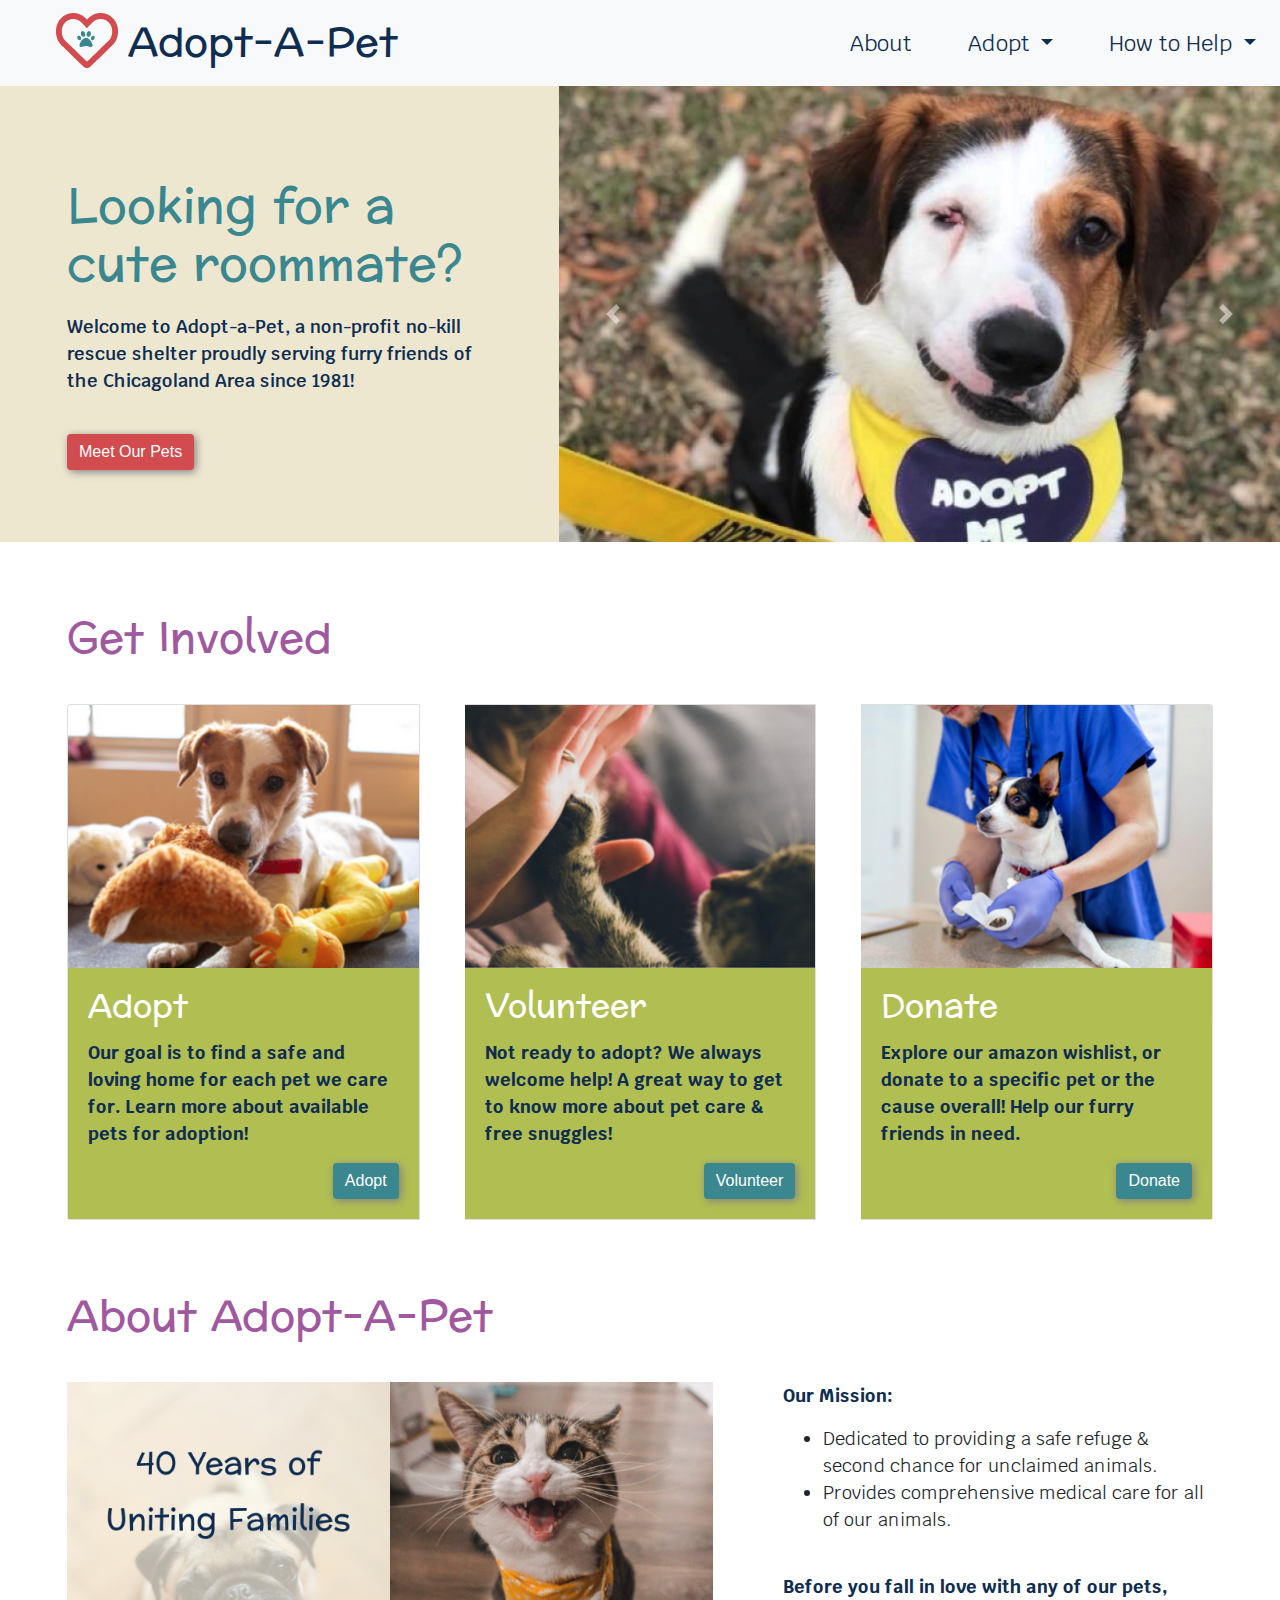
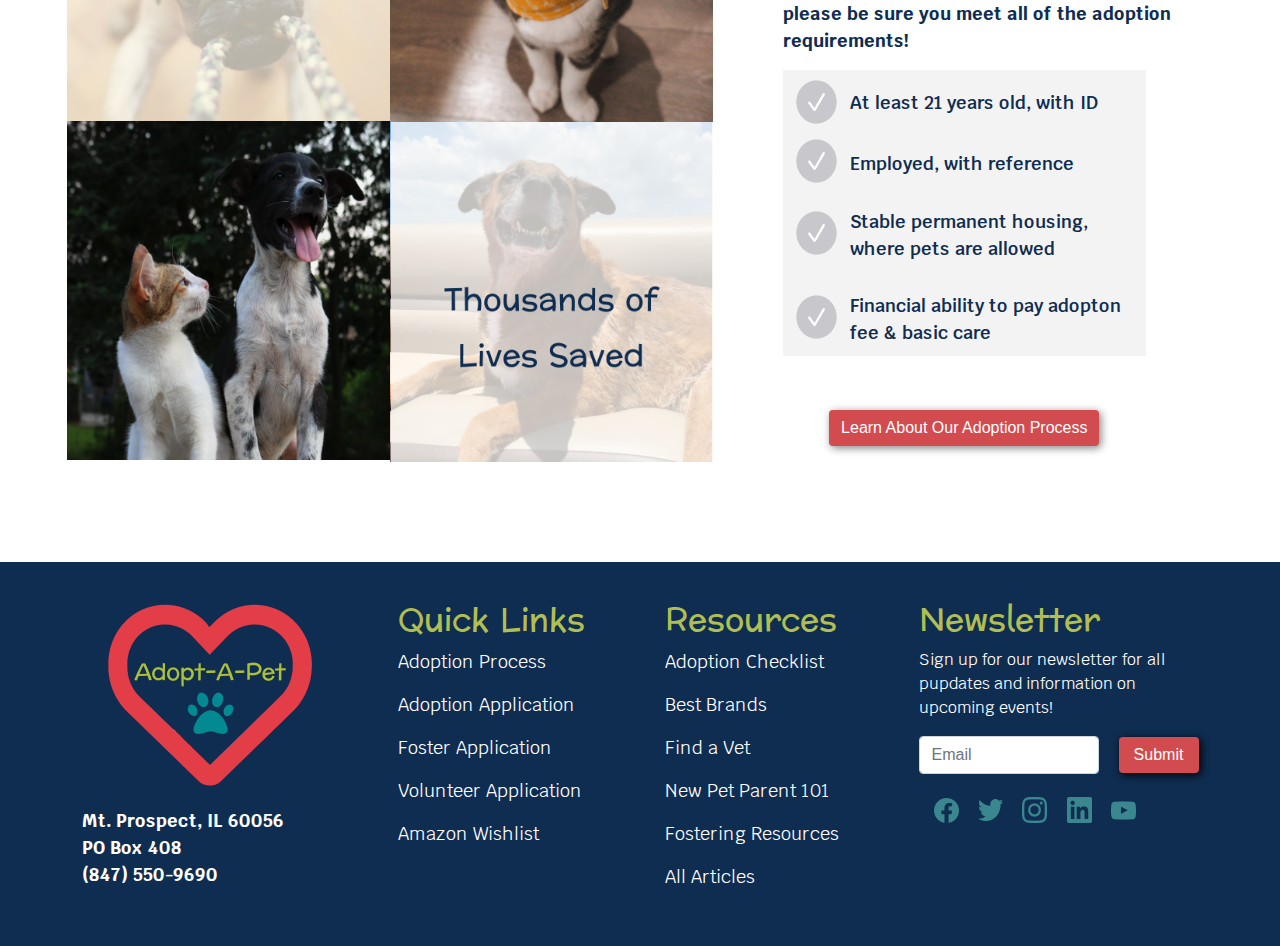
<file: index.html>
<!DOCTYPE html>
<html>

<head>
  <meta name="viewport" content="width=device-width, initial-scale=1, minimum-scale=1" />
  <title>Adopt-A-Pet</title>
  <link rel="stylesheet" href="https://cdn.jsdelivr.net/npm/bootstrap@4.3.1/dist/css/bootstrap.min.css"
    integrity="sha384-ggOyR0iXCbMQv3Xipma34MD+dH/1fQ784/j6cY/iJTQUOhcWr7x9JvoRxT2MZw1T" crossorigin="anonymous">
  <link rel="stylesheet" href="css/style.css">
  <link rel="preconnect" href="https://fonts.googleapis.com">
  <link rel="preconnect" href="https://fonts.gstatic.com" crossorigin>
  <link href="https://fonts.googleapis.com/css2?family=Krub&display=swap" rel="stylesheet">
  <link href="https://fonts.googleapis.com/css2?family=Preahvihear&display=swap" rel="stylesheet">
</head>

<body>
  <!--nav bar-->
  <nav class="navbar navbar-expand-lg navbar-light bg-light">
    <a class="navbar-brand" href="conclusion.html">
      <img src="images/adopt-a-pet-logo.png" class="d-inline-block align-top"
        alt="">Adopt-A-Pet
    </a>
    <button class="navbar-toggler" type="button" data-toggle="collapse" data-target="#navbarNavDropdown"
      aria-controls="navbarNavDropdown" aria-expanded="false" aria-label="Toggle navigation">
      <span class="navbar-toggler-icon"></span>
    </button>
    <div class="collapse navbar-collapse" id="navbarNavDropdown">
      <ul class="navbar-nav ml-auto">
        <li class="nav-item">
          <a class="nav-link" href="#">About</a>
        </li>
        <li class="nav-item dropdown">
          <a class="nav-link dropdown-toggle" href="#" id="navbarDropdownMenuLink" data-toggle="dropdown"
            aria-haspopup="true" aria-expanded="false">
            Adopt
          </a>
          <div class="dropdown-menu" aria-labelledby="navbarDropdownMenuLink">
            <a class="dropdown-item" href="#">Meet Our Pets</a>
            <a class="dropdown-item" href="#">Adoption Process</a>
          </div>
        </li>
        <li class="nav-item dropdown">
          <a class="nav-link dropdown-toggle" href="#" id="navbarDropdownMenuLink" data-toggle="dropdown"
            aria-haspopup="true" aria-expanded="false">
            How to Help
          </a>
          <div class="dropdown-menu" aria-labelledby="navbarDropdownMenuLink">
            <a class="dropdown-item" href="#">Donate</a>
            <a class="dropdown-item" href="#">Volunteer</a>
            <a class="dropdown-item" href="#">Foster</a>
            <a class="dropdown-item" href="#">Adopt</a>
          </div>
        </li>
      </ul>
    </div>
  </nav>
  <!--end nav bar-->
  <!--hero section-->
  <div class="heroBackground">
    <div class="heroLeft">
      <h1 class="newRoommate">Looking for a cute roommate?</h1>
      <p class="herocopy">Welcome to Adopt-a-Pet, a non-profit no-kill rescue shelter proudly serving furry friends of the Chicagoland Area since 1981!</p><br>
      <button type="button" class="btn btn-primary herobutton">Meet Our Pets</button>
    </div>
    <div>
      <!--hero carousel-->
      <div id="carouselExampleControls" class="carousel slide" data-ride="carousel">
        <div class="carousel-inner">
          <div class="carousel-item active">
            <img class="d-block" src="images/hero-images-new/carousel-8.png" alt="dog missing an eye with an adopt me necktie">
          </div>
          <div class="carousel-item">
            <img class="d-block" src="images/hero-images-new/carousel-4.png" alt="Third slide">
          </div>
          <div class="carousel-item">
            <img class="d-block" src="images/hero-images-new/carousel-6.png" alt="Third slide">
          </div>
          <div class="carousel-item">
            <img class="d-block" src="images/hero-images-new/carousel-2.png" alt="Third slide">
          </div>
        </div>
        <a class="carousel-control-prev" href="#carouselExampleControls" role="button" data-slide="prev">
          <span class="carousel-control-prev-icon" aria-hidden="true"></span>
          <span class="sr-only">Previous</span>
        </a>
        <a class="carousel-control-next" href="#carouselExampleControls" role="button" data-slide="next">
          <span class="carousel-control-next-icon" aria-hidden="true"></span>
          <span class="sr-only">Next</span>
        </a>
      </div>
      <!--end hero carousel-->
    </div>
  </div>
  <!--end hero section-->
  <!--homepage cards-->
  <h2>Get Involved</h2>
  <div class="card-group">
    <div class="card card1 col-sm-12 col-md-6 col-lg-4">
      <img class="card-img-top" src="images/adopt-4.png" alt="Card image cap">
      <div class="card-body">
        <h3 class="card-title">Adopt</h3>
        <p class="card-text">Our goal is to find a safe and loving home for each pet we care for. Learn more about available pets for adoption!</p>
          <div class="text-right">
            <button type="button" class="btn btn-secondary">Adopt</button>
          </div>
      </div>
    </div>
    <div class="card card2 col-sm-12 col-md-6 col-lg-4">
      <img class="card-img-top" src="images/volunteer-4.png" alt="Card image cap">
      <div class="card-body">
        <h3 class="card-title">Volunteer</h3>
        <p class="card-text">Not ready to adopt? We always welcome help! A great way to get to know more about pet care & free snuggles!</p>
        <div class="text-right">
          <button type="button" class="btn btn-secondary">Volunteer</button>
        </div>
      </div>
    </div>
    <div class="card card3 col-sm-12 col-md-6 col-lg-4">
      <img class="card-img-top" src="images/donate-4.png" alt="Card image cap">
      <div class="card-body">
        <h3 class="card-title">Donate</h3>
        <p class="card-text">Explore our amazon wishlist, or donate to a specific pet or the cause overall! Help our furry friends in need.</p>
          <div class="text-right">
            <button type="button" class="btn btn-secondary">Donate</button>
          </div>
      </div>
    </div>
  </div>
  <!--end homepage cards-->
  <!--third homepage section-->
  <h2>About Adopt-A-Pet</h2>
  <div class="thirdSection">
      <div class="row">
        <div class="column">
          <img src="images/40-years.png" style="width:100%">
          <img src="images/cat-dog.png" style="width:100%">
        </div>
        <div class="column">
          <img src="images/smiling-cat.png" style="width:100%">
          <img src="images/lives-saved.png" style="width:100%">
        </div>
    </div>
    <div class="thirdCopy">
      <p><strong>Our Mission:</strong></p>
      <ul>
        <li>Dedicated to providing a safe refuge & second chance for unclaimed animals. </li>
        <li>Provides comprehensive medical care for all of our animals. </li>
      </ul>
      <br>
      <p><strong>Before you fall in love with any of our pets, please be sure you meet all of the adoption requirements!</strong></p>
      <div class="requirements">
        <div class="reqitem">
          <img src="images/checkmark.png" class="firstcheck">
          <p class="reqcopy">At least 21 years old, with ID</p>
        </div>
        <div class="reqitem">
          <img src="images/checkmark.png">
          <p class="reqcopy">Employed, with reference</p>
        </div>
        <div class="reqitem">
          <img src="images/checkmark.png">
          <p class="reqcopy">Stable permanent housing, where pets are allowed</p>
        </div>
        <div class="reqitem">
          <img src="images/checkmark.png">
          <p class="reqcopy">Financial ability to pay adopton fee & basic care</p>
        </div>
      </div>
      <br>
      <div class="tsbuttond">
        <button class="btn btn-primary tsbutton">Learn About Our Adoption Process</button>
      </div>
    </div>
  </div>
  </div>
  <!--end third homepage section-->
  <!--footer-->
  <div class="footer">
    <div class="footerC1">
      <a href="/conclusion.html"><img src="images/footer-logo-updated.png" class="footerLogo"></a>
      <p><strong>Mt. Prospect, IL 60056<br />
        PO Box 408<br />
        (847) 550-9690</strong></p>
    </div>
    <div class="footerC2">
      <h3 class="footerh3">Quick Links</h3>
      <p><a href="/conclusion.html">Adoption Process</a></p>
      <p><a href="/conclusion.html">Adoption Application</a></p>
      <p><a href="/conclusion.html">Foster Application</a></p>
      <p><a href="/conclusion.html">Volunteer Application</a></p>
      <p><a href="/conclusion.html">Amazon Wishlist</a></p>
    </div>
    <div class="footerC3">
      <h3 class="footerh3">Resources</h3>
      <p><a href="#">Adoption Checklist</a></p>
      <p><a href="#">Best Brands</a></p>
      <p><a href="#">Find a Vet</a></p>
      <p><a href="#">New Pet Parent 101</a></p>
      <p><a href="#">Fostering Resources</a></p>
      <p><a href="#">All Articles</a></p>
    </div>
    <div class="footerC4">
      <h3 class="footerh3">Newsletter</h3>
      <p class="bodySmall">Sign up for our newsletter for all pupdates and information on upcoming events!</p>
      <!--newsletter sign up-->
      <form class="form-inline">
        <div class="form-group mx-sm-3 mb-2">
          <label for="inputEmail" class="sr-only">Email</label>
          <input type="email" class="form-control" id="inputEmail" placeholder="Email">
        </div>
        <button type="submit" class="btn btn-primary mb-2 footerButton">Submit</button>
      </form>
      <!--end newsletter sign up-->
      <div class="socialIcons">
        <img src="images/Vector.png" class="sIcon">
        <img src="images/Vector-1.png" class="sIcon">
        <img src="images/Group.png" class="sIcon">
        <img src="images/LinkedIn - Negative.png" class="sIcon">
        <img src="images/Lozenge.png" class="sIcon">
      </div>
    </div>
  </div>
  <!--end footer-->
  <script src="https://code.jquery.com/jquery-3.3.1.slim.min.js"
    integrity="sha384-q8i/X+965DzO0rT7abK41JStQIAqVgRVzpbzo5smXKp4YfRvH+8abtTE1Pi6jizo"
    crossorigin="anonymous"></script>
  <script src="https://cdn.jsdelivr.net/npm/popper.js@1.14.7/dist/umd/popper.min.js"
    integrity="sha384-UO2eT0CpHqdSJQ6hJty5KVphtPhzWj9WO1clHTMGa3JDZwrnQq4sF86dIHNDz0W1"
    crossorigin="anonymous"></script>
  <script src="https://cdn.jsdelivr.net/npm/bootstrap@4.3.1/dist/js/bootstrap.min.js"
    integrity="sha384-JjSmVgyd0p3pXB1rRibZUAYoIIy6OrQ6VrjIEaFf/nJGzIxFDsf4x0xIM+B07jRM"
    crossorigin="anonymous"></script>
</body>

</html>
</file>
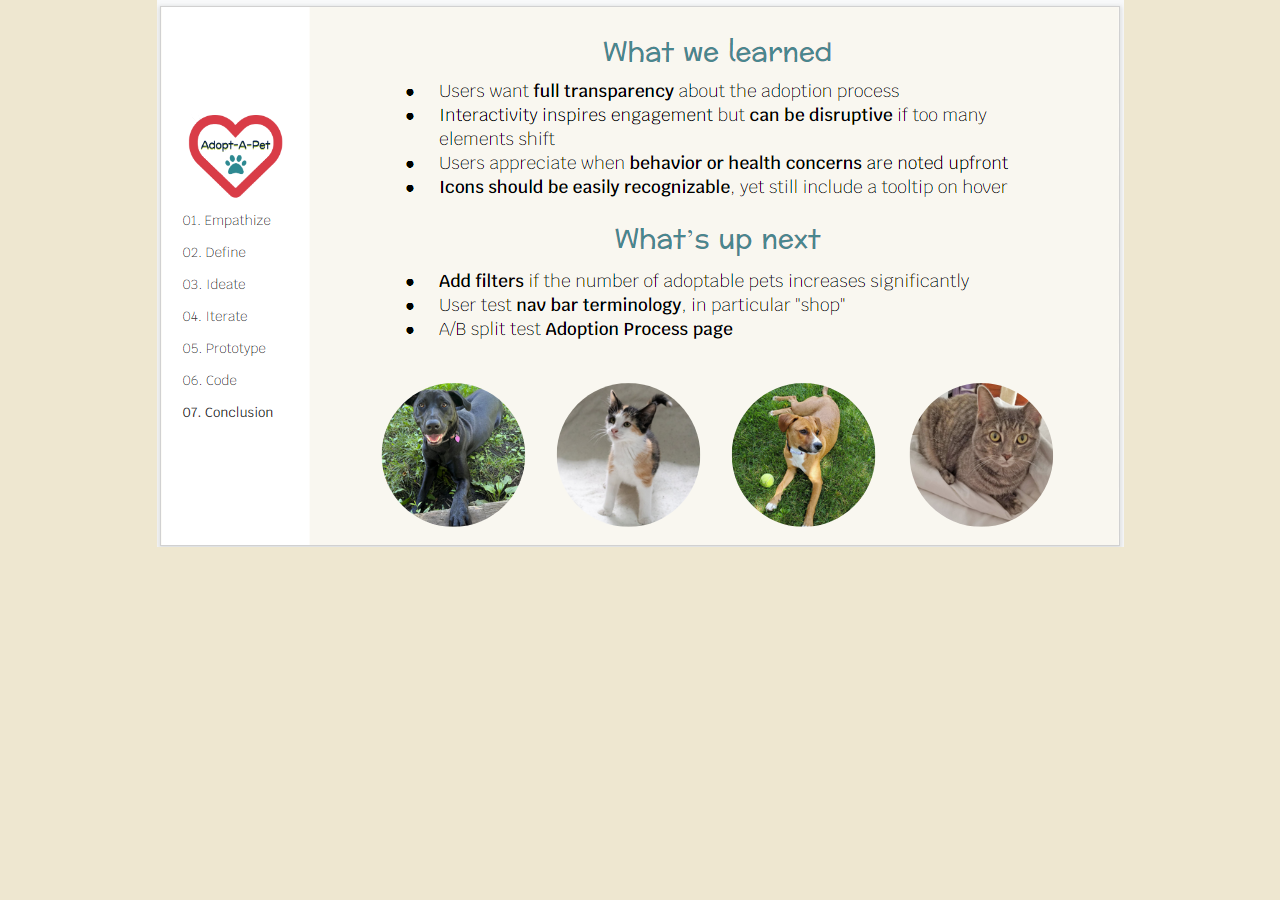
<file: conclusion.html>
<!DOCTYPE html>
<html>

<head>
  <meta name="viewport" content="width=device-width, initial-scale=1, minimum-scale=1" />
  <title>In Conclusion</title>
  <link rel="stylesheet" href="https://cdn.jsdelivr.net/npm/bootstrap@4.3.1/dist/css/bootstrap.min.css"
    integrity="sha384-ggOyR0iXCbMQv3Xipma34MD+dH/1fQ784/j6cY/iJTQUOhcWr7x9JvoRxT2MZw1T" crossorigin="anonymous">
  <link rel="stylesheet" href="css/style.css">
  <link rel="preconnect" href="https://fonts.googleapis.com">
  <link rel="preconnect" href="https://fonts.gstatic.com" crossorigin>
  <link href="https://fonts.googleapis.com/css2?family=Krub&display=swap" rel="stylesheet">
  <link href="https://fonts.googleapis.com/css2?family=Preahvihear&display=swap" rel="stylesheet">
</head>
<body class="bodycolor">
<img src="images/conclusion.png" class="inConclusion">
</body>
</html>
</file>
<file: css/style.css>
/* Typography and font size */
p {
  font-family: 'Krub', sans-serif;
  font-size: 18px;
  color: #0F2D51;
}
li {
  font-family: 'Krub', sans-serif;
  font-size: 18px;
}
h1 {
  font-family: 'Preahvihear', sans-serif;
  font-size: 48px;
  color: #3B878F;
  margin-bottom: 20px;
}
h2 {
  font-family: 'Preahvihear', sans-serif;
  font-size: 42px;
  color: #A0589F;
  margin: 72px 0px 40px 67px;
}
h3 {
  font-family: 'Preahvihear', sans-serif;
  font-size: 32px;
  color: #0F2D51; 
}
.bodySmall {
  font-size: 16px;
}
.bodycolor {
  background-color: #EEE7D0;
}
/* nav bar */
.nav-item {
  font-family: 'Krub', sans-serif;
  font-size: 22px;
  color: #0F2D51;
  margin-left: 40px;
}
.nav-link {
  color: #0F2D51 !important;
}
.navbar-brand {
  font-family: 'Preahvihear', sans-serif;
  font-size: 40px;
  color: #0F2D51 !important;
}
.navbar-brand img {
  margin-left: 40px;
  margin-right: 10px;
}
.dropdown-menu {
  border-style: none !important;
  outline: none !important;

}
/* buttons */
.btn-primary {
  background-color: #D24B4E;
  color:#FFFFFF;
  outline: none !important;
  border-style: none;
  box-shadow: 2px 2px 8px gray;
  transition: all 0.3s ease-in-out;
}
.btn-primary:hover {
  transform: scale(1.1);
  background-color: #D24B4E !important;
  font-weight: 600;
}
.btn-secondary {
  background-color: #3B878F;
  color:#FFFFFF;
  outline: none !important;
  border-style: none;
  box-shadow: 2px 2px 8px gray;
  transition: all 0.3s ease-in-out;
}
.btn-secondary:hover {
  transform: scale(1.1);
  background-color: #3B878F !important;
  font-weight: 600;
}
.footerButton {
  box-shadow: 2px 2px 8px black !important;
}
/* hero section */
.heroBackground {
    background-color: #EEE7D0;
    display: flex;
    flex-direction: row;
    align-items: center;
}
.carousel-item {
    width: 100%;
}
.heroLeft {
  margin-left: 67px;
  margin-right: 60px;
  width: 100%;
  font-weight: 600;
  margin-top: 20px;
}
/* cards */
.card-body {
  background-color: #B1BE52;
}
.card {
  padding: 0;
}
.card-text {
  color: 0F2D51;
  font-weight: bold;
}
.card-group {
  margin: 0px 67px 0px 67px;
}
.card1, .card2 {
  margin: 0px 45px 0px 0px;
}
.card-img-top {
  max-height: 314px;
}
.card-title {
  color: white; 
}
/* image grid css */
.row {
  display: flex;
  flex-wrap: wrap;
  margin: 0px 50px 100px 67px
}
.column {
    flex: 50%;
  }
  .column img {
    vertical-align: middle;
  }
/* quick facts */
.thirdSection {
    display: flex;
    flex-direction: row;
}
.thirdSection .row {
  width: 60%;
}
.thirdCopy {
  margin-left: 20px;
  width: 40%;
  margin-right: 67px;
}
.firstcheck {
  margin-top: 5px;
}
.reqitem {
  display:flex; 
  flex-direction: row;
  align-items: center;
  margin-top: 5px;
  font-weight: 600;
}
.reqitem1 {
  margin-top: 5px;
}
.reqitem img {
  margin-left: 10px;
}
.reqcopy {
  margin: 15px 20px 10px 10px;
}
.requirements {
  background-color: #F4F3F3;
  margin-right: 67px;
}
.tsbutton {
  margin: 30px 0px 50px 0px;
}
.tsbuttond {
  margin-right: 67px;
  display: flex;
  justify-content: center;
  align-items: center;
}
/* footer */
.footer {
  display: flex;
  flex-direction: row;
  background-color: #0F2D51;
  justify-content: center;
}
.footerh3 {
  color: #B1BE52;
}
.footerLogo {
  margin-left: 20px;
  margin-bottom: 20px;
}
.footerC1,.footerC2,.footerC3,.footerC4 {
  max-width: 360px;
  padding: 40px;
}
.sIcon {
  max-width: 40px;
  padding-left: 15px;
  padding-top: 15px;
}
.mb-2 {
  width: 80px !important;
  margin-left: 0 !important;
}
.form-inline {
  display: flex;
  flex-direction: row;
  justify-content: space-between;
}
.form-control {
  width: 180px !important;
}
.footer p {
  color: #FFFFFF;
}
.footer a {
  color: #FFFFFF;
}
.footer a:hover {
  text-decoration: underline solid white;
}
.inConclusion {
  display: block;
  margin-left: auto;
  margin-right: auto;
  max-width: 995px;
}
@media screen and (max-width: 831px) {
  .footer {
    display: block;
  }
  .card1, .card2 {
    margin-right: 0px;
    margin-bottom: 50px !important;
  }
  .thirdSection {
    display: block;
  }
  .row {
    width: 90% !important;
    margin: 0px 20px 20px 20px;
  }
  .heroBackground {
    display: flex;
    flex-direction: column-reverse;
  }
  .carousel {
    width: 100% !important;
  }
  #carouselExampleControls {
    width: 100vw !important;
  }
  .carousel-item {
    width: 100%; 
    height: 100%;
}
  .navbar-brand {
    font-size: 28px;
    margin-left: 0px !important;
  }
  .newRoommate {
    font-size: 32px;
    margin: 40px 20px 20px 20px;
  }
  .herocopy {
    margin: 0px 20px 20px 20px;
    
  }
  .herobutton {
    margin: 0px 0px 40px 20px;
  }
  .card-group {
    margin-right: 20px;
    margin-left: 20px;
    display: block;
  }
  h2 {
    margin-left: 20px;
  }
  h1 {
    margin-left: 20px;
  }
  p {
    margin-left: 20px;
  }
  .thirdCopy {
    width: 100%;
    margin-right: 20px !important;
  }
  .thirdCopy li {
    margin-right: 60px !important;
  }
  .thirdCopy p {
    margin-right: 60px !important;
  }

  }

  @media screen and (max-width: 404px) {
    .navbar-brand {
      font-size: 20px;
      margin-left: 0px !important;
    }
    .navbar-brand img {
      max-width: 50%;
      margin-left: 0px !important;
    }
  }
</file>
